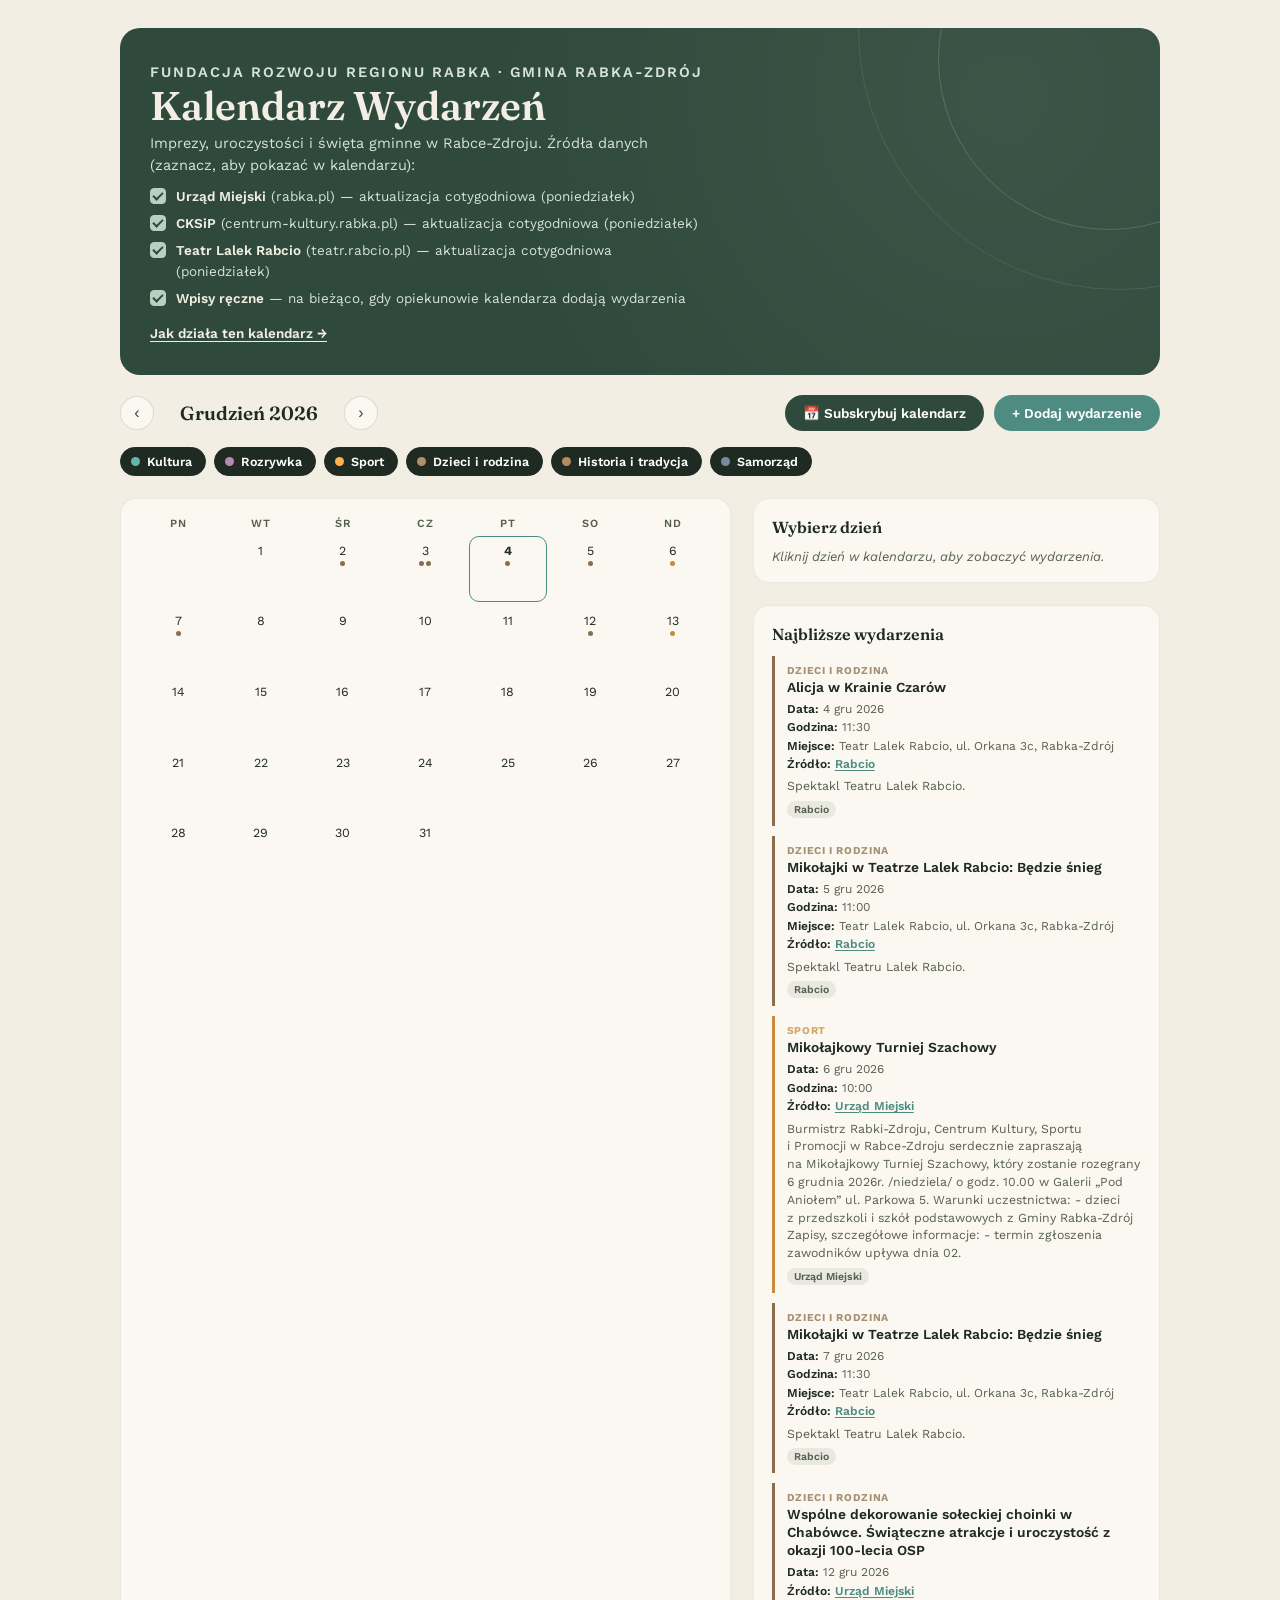
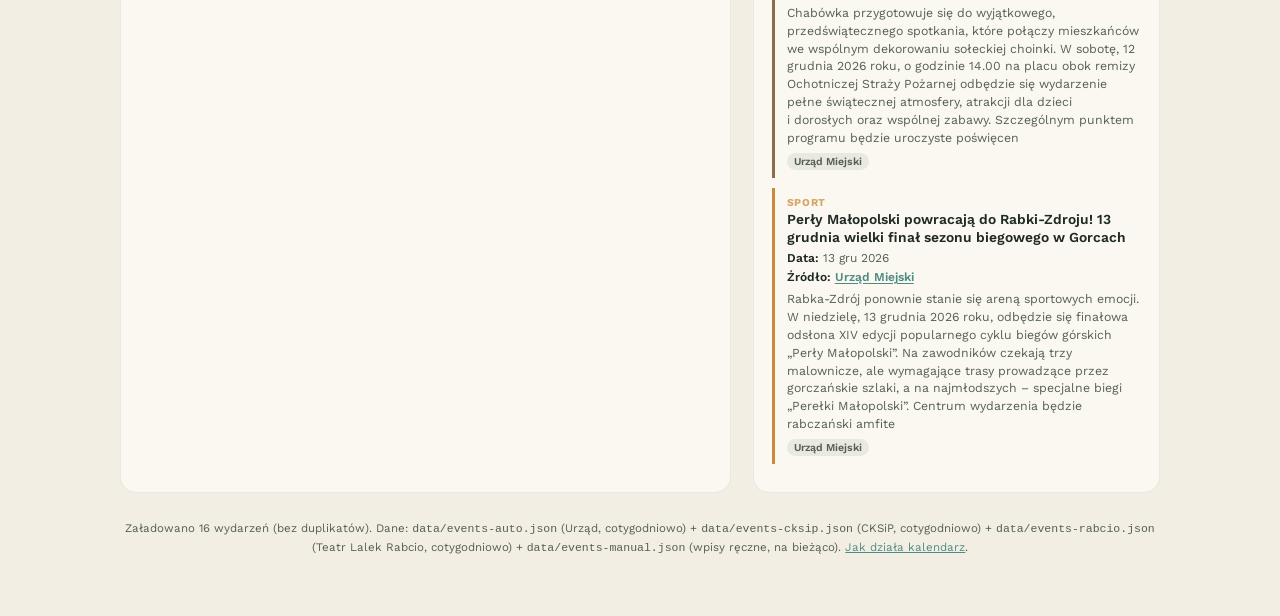
<file: index.html>
<!DOCTYPE html>
<html lang="pl">
<head>
<meta charset="UTF-8">
<meta name="viewport" content="width=device-width, initial-scale=1">
<title>Kalendarz Wydarzeń — Rabka-Zdrój</title>
<meta http-equiv="Cache-Control" content="no-cache, no-store, must-revalidate">
<meta http-equiv="Pragma" content="no-cache">
<meta http-equiv="Expires" content="0">
<link rel="preconnect" href="https://fonts.googleapis.com">
<link href="https://fonts.googleapis.com/css2?family=Fraunces:opsz,wght@9..144,400;9..144,600;9..144,700&family=Work+Sans:wght@400;500;600;700&display=swap" rel="stylesheet">
<link rel="stylesheet" href="style.css">
</head>
<body>
<div class="app">

  <div class="hero">
    <p class="eyebrow">Fundacja Rozwoju Regionu Rabka · Gmina Rabka-Zdrój</p>
    <h1>Kalendarz Wydarzeń</h1>
    <p>Imprezy, uroczystości i święta gminne w Rabce-Zdroju. Źródła danych (zaznacz, aby pokazać w kalendarzu):</p>
    <ul class="sources" id="sourceFilters">
      <li>
        <label>
          <input type="checkbox" name="source" value="Urząd Miejski" checked>
          <span><strong>Urząd Miejski</strong> (rabka.pl) — aktualizacja cotygodniowa (poniedziałek)</span>
        </label>
      </li>
      <li>
        <label>
          <input type="checkbox" name="source" value="CKSiP" checked>
          <span><strong>CKSiP</strong> (centrum-kultury.rabka.pl) — aktualizacja cotygodniowa (poniedziałek)</span>
        </label>
      </li>
      <li>
        <label>
          <input type="checkbox" name="source" value="Rabcio" checked>
          <span><strong>Teatr Lalek Rabcio</strong> (teatr.rabcio.pl) — aktualizacja cotygodniowa (poniedziałek)</span>
        </label>
      </li>
      <li>
        <label>
          <input type="checkbox" name="source" value="Fundacja" checked>
          <span><strong>Wpisy ręczne</strong> — na bieżąco, gdy opiekunowie kalendarza dodają wydarzenia</span>
        </label>
      </li>
    </ul>
    <p class="hero-actions"><a class="hero-link" href="opis.html">Jak działa ten kalendarz →</a></p>
  </div>

  <div class="toolbar">
    <div class="month-nav">
      <button id="prevMonth" aria-label="Poprzedni miesiąc">‹</button>
      <div class="month-label" id="monthLabel"></div>
      <button id="nextMonth" aria-label="Następny miesiąc">›</button>
    </div>
    <div style="display:flex;gap:10px;">
      <a class="add-btn" id="subscribeBtn" style="background:var(--forest);text-decoration:none;" href="events.ics" target="_blank" rel="noopener">📅 Subskrybuj kalendarz</a>
      <button class="add-btn" id="openAdd">+ Dodaj wydarzenie</button>
    </div>
  </div>

  <div class="filters" id="filters"></div>

  <div class="grid-layout">
    <div class="calendar-card">
      <div class="weekdays">
        <span>Pn</span><span>Wt</span><span>Śr</span><span>Cz</span><span>Pt</span><span>So</span><span>Nd</span>
      </div>
      <div class="days" id="days"></div>
    </div>

    <div>
      <div class="agenda-card">
        <h3 id="agendaTitle">Wybierz dzień</h3>
        <div id="agendaList"></div>
      </div>
      <div class="upcoming-card">
        <h3>Najbliższe wydarzenia</h3>
        <div id="upcomingList"></div>
      </div>
    </div>
  </div>

  <div class="footnote">
    <span id="loadedCount"></span>
    Dane: <code>data/events-auto.json</code> (Urząd, cotygodniowo) +
    <code>data/events-cksip.json</code> (CKSiP, cotygodniowo) +
    <code>data/events-rabcio.json</code> (Teatr Lalek Rabcio, cotygodniowo) +
    <code>data/events-manual.json</code> (wpisy ręczne, na bieżąco).
    <a href="opis.html">Jak działa kalendarz</a>.
  </div>
</div>

<div class="overlay" id="overlay">
  <div class="modal">
    <h3>Dodaj wydarzenie</h3>
    <p class="sub">To jest strona statyczna — nie ma tu bazy danych. Wypełnij formularz, a otrzymasz gotowy fragment JSON do wklejenia w pliku <code>data/events-manual.json</code> na GitHubie (jeden klik, prosty edytor tekstowy w przeglądarce).</p>
    <div class="field">
      <label>Nazwa wydarzenia</label>
      <input type="text" id="f-title" placeholder="np. Święto Rabczańskiej Solanki">
    </div>
    <div class="two-col">
      <div class="field">
        <label>Data początku</label>
        <input type="date" id="f-start">
      </div>
      <div class="field">
        <label>Data końca (opcjonalnie)</label>
        <input type="date" id="f-end">
      </div>
    </div>
    <div class="two-col">
      <div class="field">
        <label>Kategoria</label>
        <select id="f-category">
          <option value="kultura">Kultura</option>
          <option value="rozrywka">Rozrywka</option>
          <option value="sport">Sport</option>
          <option value="dzieci">Dzieci i rodzina</option>
          <option value="historia">Historia i tradycja</option>
          <option value="samorzad">Samorząd</option>
        </select>
      </div>
      <div class="field">
        <label>Godzina (opcjonalnie)</label>
        <input type="text" id="f-time" placeholder="np. 18:00">
      </div>
    </div>
    <div class="field">
      <label>Miejsce</label>
      <input type="text" id="f-location" placeholder="np. Amfiteatr, Rabka-Zdrój">
    </div>
    <div class="field">
      <label>Link do źródła (opcjonalnie)</label>
      <input type="url" id="f-url" placeholder="https://…">
    </div>
    <div class="field">
      <label>Opis</label>
      <textarea id="f-desc" placeholder="Krótki opis wydarzenia..."></textarea>
    </div>
    <div class="modal-actions">
      <button class="btn-secondary" id="cancelAdd">Anuluj</button>
      <button class="btn-primary" id="generateSnippet" style="cursor:pointer;">Wygeneruj wpis</button>
    </div>

    <div id="snippetBox" style="display:none;margin-top:16px;">
      <label style="display:block;font-size:12px;font-weight:600;margin-bottom:6px;color:var(--ink-soft);">Skopiuj poniższy fragment do events-manual.json:</label>
      <pre class="snippet" id="snippetCode"></pre>
      <a class="btn-primary" id="editLink" target="_blank" rel="noopener" style="margin-top:10px;">Otwórz events-manual.json na GitHub →</a>
    </div>
  </div>
</div>

<script src="app.v3.js"></script>
</body>
</html>
</file>
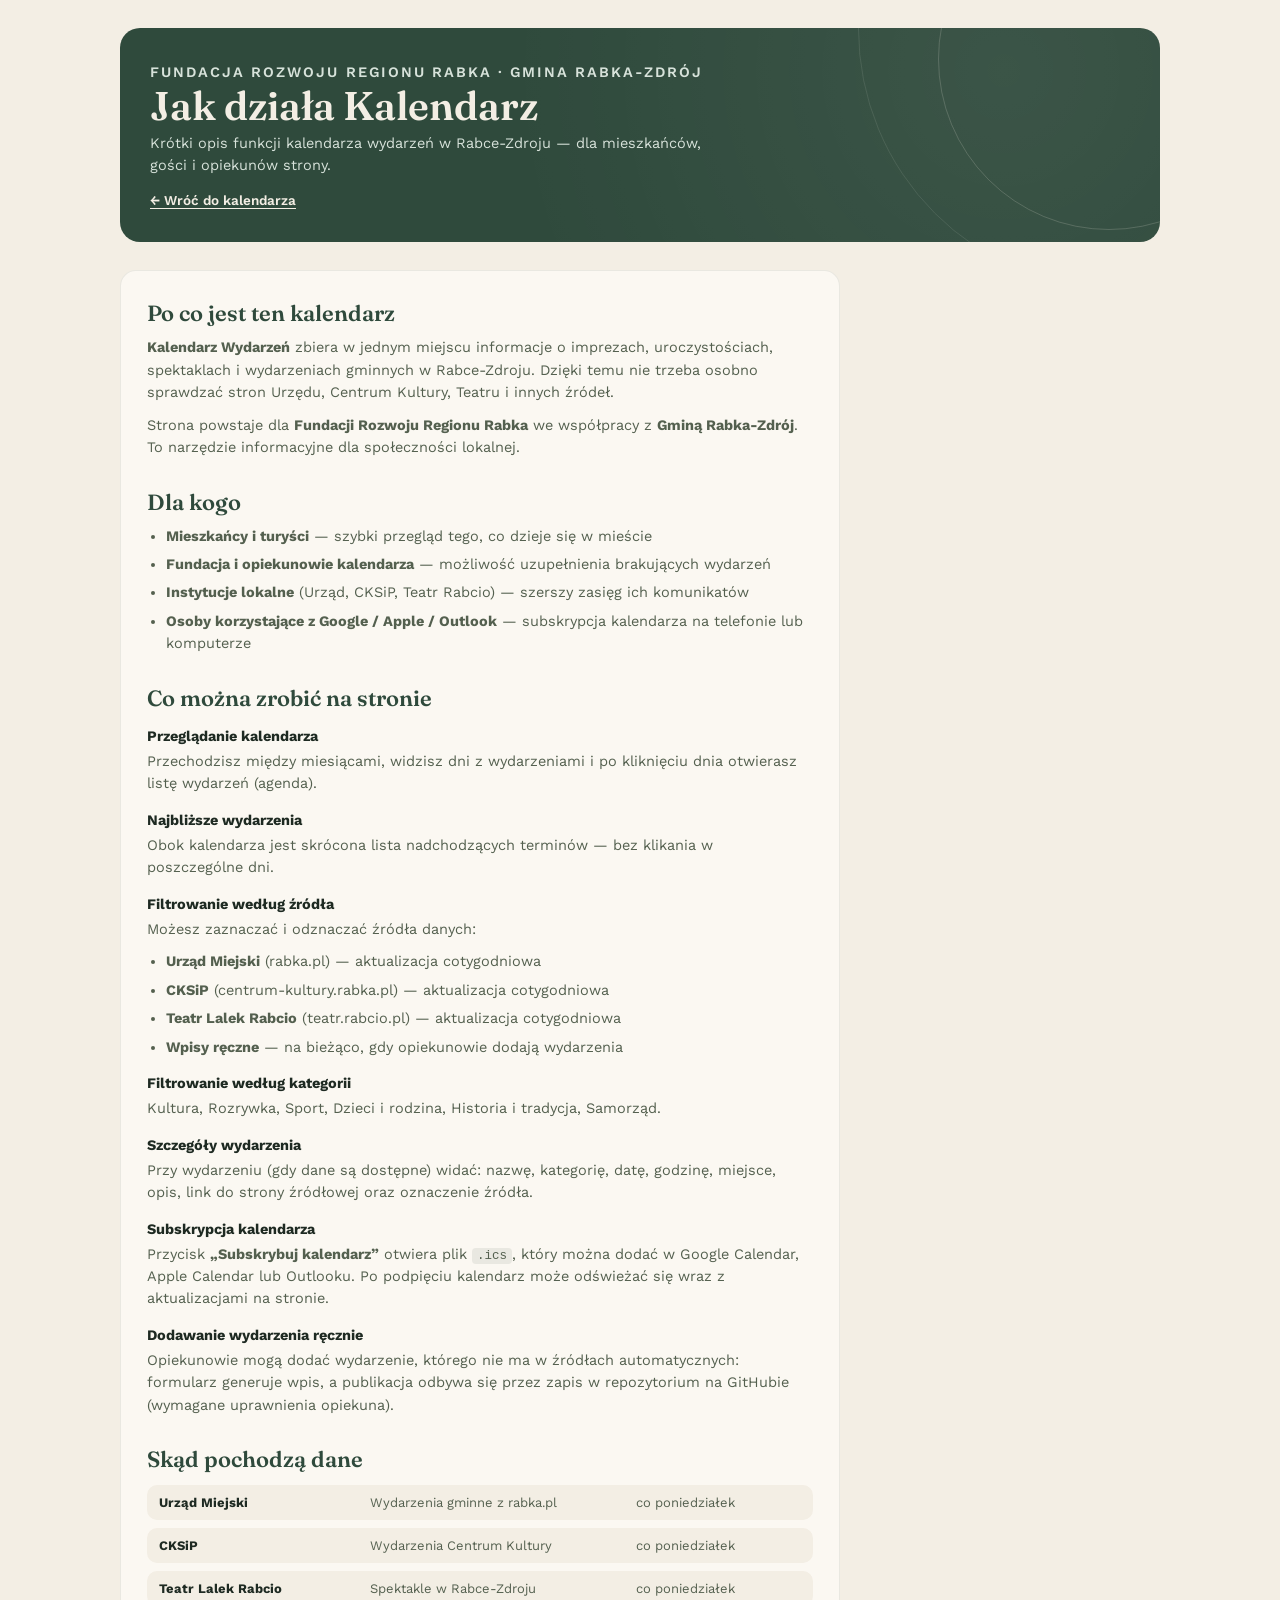
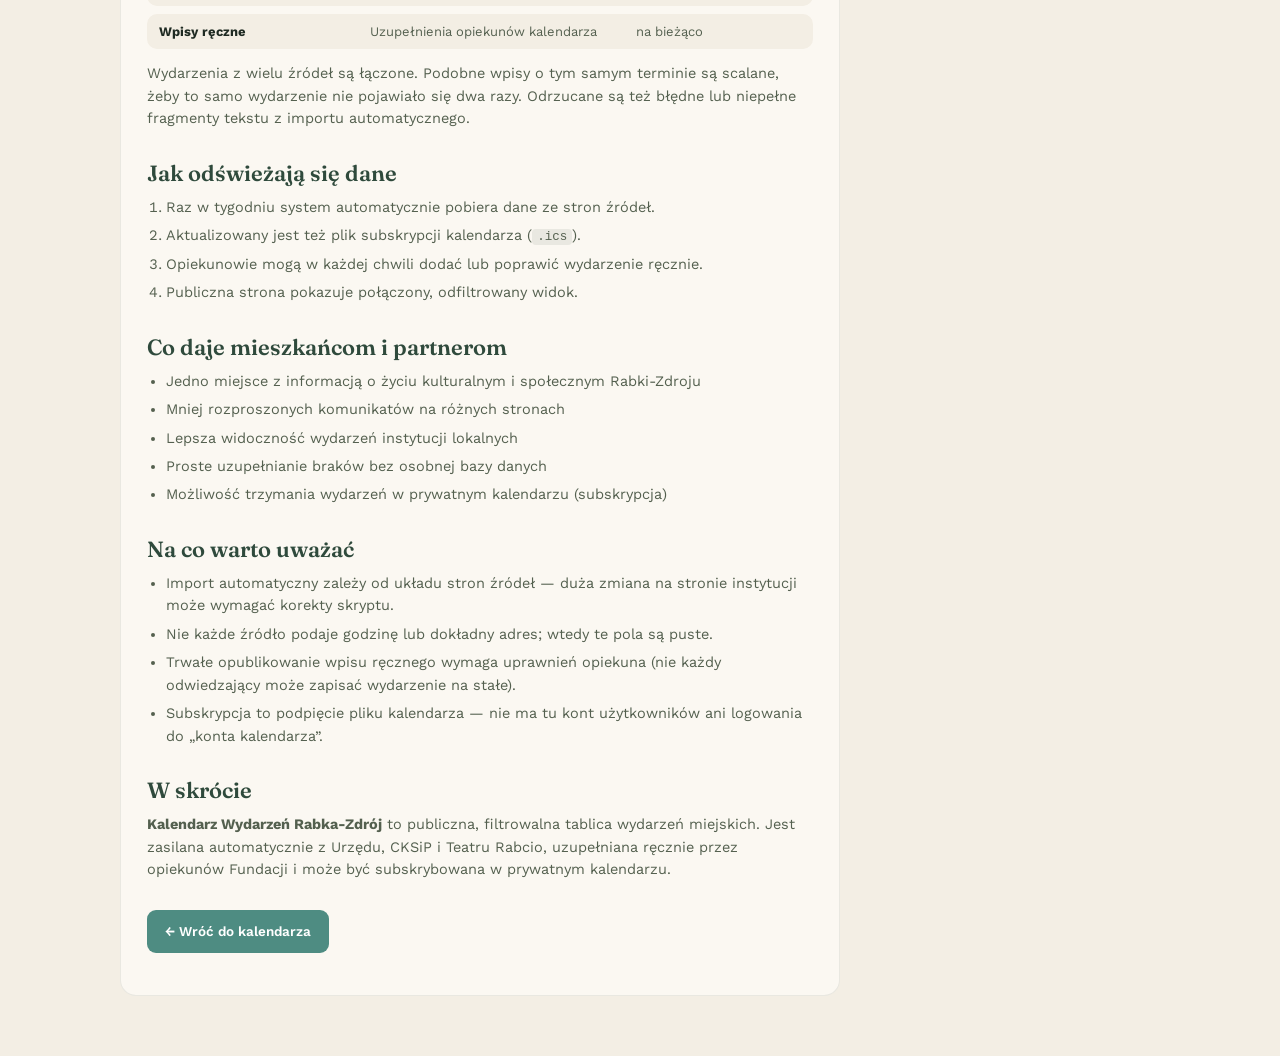
<file: opis.html>
<!DOCTYPE html>
<html lang="pl">
<head>
<meta charset="UTF-8">
<meta name="viewport" content="width=device-width, initial-scale=1">
<title>Jak działa Kalendarz Wydarzeń — Rabka-Zdrój</title>
<meta http-equiv="Cache-Control" content="no-cache, no-store, must-revalidate">
<link rel="preconnect" href="https://fonts.googleapis.com">
<link href="https://fonts.googleapis.com/css2?family=Fraunces:opsz,wght@9..144,400;9..144,600;9..144,700&family=Work+Sans:wght@400;500;600;700&display=swap" rel="stylesheet">
<link rel="stylesheet" href="style.css">
</head>
<body>
<div class="app">

  <div class="hero">
    <p class="eyebrow">Fundacja Rozwoju Regionu Rabka · Gmina Rabka-Zdrój</p>
    <h1>Jak działa Kalendarz</h1>
    <p>Krótki opis funkcji kalendarza wydarzeń w Rabce-Zdroju — dla mieszkańców, gości i opiekunów strony.</p>
    <p class="hero-actions"><a class="hero-link" href="index.html">← Wróć do kalendarza</a></p>
  </div>

  <article class="info-page">

    <section>
      <h2>Po co jest ten kalendarz</h2>
      <p><strong>Kalendarz Wydarzeń</strong> zbiera w jednym miejscu informacje o imprezach, uroczystościach, spektaklach i wydarzeniach gminnych w Rabce-Zdroju. Dzięki temu nie trzeba osobno sprawdzać stron Urzędu, Centrum Kultury, Teatru i innych źródeł.</p>
      <p>Strona powstaje dla <strong>Fundacji Rozwoju Regionu Rabka</strong> we współpracy z <strong>Gminą Rabka-Zdrój</strong>. To narzędzie informacyjne dla społeczności lokalnej.</p>
    </section>

    <section>
      <h2>Dla kogo</h2>
      <ul>
        <li><strong>Mieszkańcy i turyści</strong> — szybki przegląd tego, co dzieje się w mieście</li>
        <li><strong>Fundacja i opiekunowie kalendarza</strong> — możliwość uzupełnienia brakujących wydarzeń</li>
        <li><strong>Instytucje lokalne</strong> (Urząd, CKSiP, Teatr Rabcio) — szerszy zasięg ich komunikatów</li>
        <li><strong>Osoby korzystające z Google / Apple / Outlook</strong> — subskrypcja kalendarza na telefonie lub komputerze</li>
      </ul>
    </section>

    <section>
      <h2>Co można zrobić na stronie</h2>

      <h3>Przeglądanie kalendarza</h3>
      <p>Przechodzisz między miesiącami, widzisz dni z wydarzeniami i po kliknięciu dnia otwierasz listę wydarzeń (agenda).</p>

      <h3>Najbliższe wydarzenia</h3>
      <p>Obok kalendarza jest skrócona lista nadchodzących terminów — bez klikania w poszczególne dni.</p>

      <h3>Filtrowanie według źródła</h3>
      <p>Możesz zaznaczać i odznaczać źródła danych:</p>
      <ul>
        <li><strong>Urząd Miejski</strong> (rabka.pl) — aktualizacja cotygodniowa</li>
        <li><strong>CKSiP</strong> (centrum-kultury.rabka.pl) — aktualizacja cotygodniowa</li>
        <li><strong>Teatr Lalek Rabcio</strong> (teatr.rabcio.pl) — aktualizacja cotygodniowa</li>
        <li><strong>Wpisy ręczne</strong> — na bieżąco, gdy opiekunowie dodają wydarzenia</li>
      </ul>

      <h3>Filtrowanie według kategorii</h3>
      <p>Kultura, Rozrywka, Sport, Dzieci i rodzina, Historia i tradycja, Samorząd.</p>

      <h3>Szczegóły wydarzenia</h3>
      <p>Przy wydarzeniu (gdy dane są dostępne) widać: nazwę, kategorię, datę, godzinę, miejsce, opis, link do strony źródłowej oraz oznaczenie źródła.</p>

      <h3>Subskrypcja kalendarza</h3>
      <p>Przycisk <strong>„Subskrybuj kalendarz”</strong> otwiera plik <code>.ics</code>, który można dodać w Google Calendar, Apple Calendar lub Outlooku. Po podpięciu kalendarz może odświeżać się wraz z aktualizacjami na stronie.</p>

      <h3>Dodawanie wydarzenia ręcznie</h3>
      <p>Opiekunowie mogą dodać wydarzenie, którego nie ma w źródłach automatycznych: formularz generuje wpis, a publikacja odbywa się przez zapis w repozytorium na GitHubie (wymagane uprawnienia opiekuna).</p>
    </section>

    <section>
      <h2>Skąd pochodzą dane</h2>
      <div class="info-table">
        <div class="info-row"><span>Urząd Miejski</span><span>Wydarzenia gminne z rabka.pl</span><span>co poniedziałek</span></div>
        <div class="info-row"><span>CKSiP</span><span>Wydarzenia Centrum Kultury</span><span>co poniedziałek</span></div>
        <div class="info-row"><span>Teatr Lalek Rabcio</span><span>Spektakle w Rabce-Zdroju</span><span>co poniedziałek</span></div>
        <div class="info-row"><span>Wpisy ręczne</span><span>Uzupełnienia opiekunów kalendarza</span><span>na bieżąco</span></div>
      </div>
      <p>Wydarzenia z wielu źródeł są łączone. Podobne wpisy o tym samym terminie są scalane, żeby to samo wydarzenie nie pojawiało się dwa razy. Odrzucane są też błędne lub niepełne fragmenty tekstu z importu automatycznego.</p>
    </section>

    <section>
      <h2>Jak odświeżają się dane</h2>
      <ol>
        <li>Raz w tygodniu system automatycznie pobiera dane ze stron źródeł.</li>
        <li>Aktualizowany jest też plik subskrypcji kalendarza (<code>.ics</code>).</li>
        <li>Opiekunowie mogą w każdej chwili dodać lub poprawić wydarzenie ręcznie.</li>
        <li>Publiczna strona pokazuje połączony, odfiltrowany widok.</li>
      </ol>
    </section>

    <section>
      <h2>Co daje mieszkańcom i partnerom</h2>
      <ul>
        <li>Jedno miejsce z informacją o życiu kulturalnym i społecznym Rabki-Zdroju</li>
        <li>Mniej rozproszonych komunikatów na różnych stronach</li>
        <li>Lepsza widoczność wydarzeń instytucji lokalnych</li>
        <li>Proste uzupełnianie braków bez osobnej bazy danych</li>
        <li>Możliwość trzymania wydarzeń w prywatnym kalendarzu (subskrypcja)</li>
      </ul>
    </section>

    <section>
      <h2>Na co warto uważać</h2>
      <ul>
        <li>Import automatyczny zależy od układu stron źródeł — duża zmiana na stronie instytucji może wymagać korekty skryptu.</li>
        <li>Nie każde źródło podaje godzinę lub dokładny adres; wtedy te pola są puste.</li>
        <li>Trwałe opublikowanie wpisu ręcznego wymaga uprawnień opiekuna (nie każdy odwiedzający może zapisać wydarzenie na stałe).</li>
        <li>Subskrypcja to podpięcie pliku kalendarza — nie ma tu kont użytkowników ani logowania do „konta kalendarza”.</li>
      </ul>
    </section>

    <section>
      <h2>W skrócie</h2>
      <p><strong>Kalendarz Wydarzeń Rabka-Zdrój</strong> to publiczna, filtrowalna tablica wydarzeń miejskich. Jest zasilana automatycznie z Urzędu, CKSiP i Teatru Rabcio, uzupełniana ręcznie przez opiekunów Fundacji i może być subskrybowana w prywatnym kalendarzu.</p>
    </section>

    <p class="info-back"><a class="btn-primary" href="index.html">← Wróć do kalendarza</a></p>
  </article>

</div>
</body>
</html>
</file>
<file: style.css>
:root{
  --bg:#F3EEE4;
  --paper:#FBF8F2;
  --ink:#1E2A22;
  --ink-soft:#54604F;
  --forest:#2F4A3C;
  --teal:#4E8C82;      /* Kultura */
  --amber:#C98A3B;     /* Sport */
  --plum:#8C6A87;      /* Dzieci i rodzina */
  --wood:#8A6E4B;       /* Historia i tradycja */
  --slate:#5B6B78;      /* Samorząd */
  --line: rgba(30,42,34,0.14);
  --line-soft: rgba(30,42,34,0.08);
}
*{box-sizing:border-box;}
body{
  margin:0;
  background:var(--bg);
  color:var(--ink);
  font-family:'Work Sans', sans-serif;
  -webkit-font-smoothing:antialiased;
}
.app{max-width:1080px;margin:0 auto;padding:28px 20px 60px;}

.hero{
  position:relative;
  background:radial-gradient(circle at 85% 20%, rgba(255,255,255,0.06), transparent 55%), var(--forest);
  border-radius:20px;
  padding:34px 30px 30px;
  color:#F3EEE4;
  overflow:hidden;
  isolation:isolate;
}
.hero::before, .hero::after{
  content:"";
  position:absolute;
  border:1.5px solid rgba(243,238,228,0.18);
  border-radius:50%;
  z-index:-1;
}
.hero::before{width:340px;height:340px;right:-120px;top:-140px;}
.hero::after{width:520px;height:520px;right:-220px;top:-260px;border-color:rgba(243,238,228,0.1);}
.eyebrow{font-size:12.5px;letter-spacing:.14em;text-transform:uppercase;color:#B9CFC2;font-weight:600;margin:0 0 8px;}
.hero h1{font-family:'Fraunces', serif;font-weight:600;font-size:clamp(28px, 4vw, 40px);margin:0 0 6px;line-height:1.08;}
.hero p{margin:0;color:#D7E2DA;font-size:14.5px;max-width:560px;line-height:1.5;}
.hero-actions{margin-top:14px !important;}
.hero-link{
  color:#F3EEE4;
  font-weight:600;
  font-size:13.5px;
  text-decoration:underline;
  text-underline-offset:3px;
}
.hero-link:hover{color:#fff;}
.sources{
  list-style:none;
  margin:10px 0 0;
  padding:0;
  color:#D7E2DA;
  font-size:13.5px;
  max-width:560px;
  line-height:1.55;
}
.sources li{margin:0 0 6px;}
.sources li:last-child{margin-bottom:0;}
.sources label{
  display:flex;
  align-items:flex-start;
  gap:10px;
  cursor:pointer;
}
.sources input[type="checkbox"]{
  appearance:none;
  -webkit-appearance:none;
  width:16px;
  height:16px;
  margin:2px 0 0;
  flex-shrink:0;
  border:1.5px solid rgba(243,238,228,0.55);
  border-radius:4px;
  background:transparent;
  cursor:pointer;
  position:relative;
}
.sources input[type="checkbox"]:checked{
  background:#B9CFC2;
  border-color:#B9CFC2;
}
.sources input[type="checkbox"]:checked::after{
  content:"";
  position:absolute;
  left:4px;
  top:1px;
  width:4px;
  height:8px;
  border:solid var(--forest);
  border-width:0 2px 2px 0;
  transform:rotate(45deg);
}
.sources strong{color:#F3EEE4;font-weight:600;}
.sources input[type="checkbox"]:not(:checked) + span{opacity:0.55;}

.toolbar{display:flex;flex-wrap:wrap;gap:14px;align-items:center;justify-content:space-between;margin-top:20px;}
.month-nav{display:flex;align-items:center;gap:10px;}
.month-nav button{width:34px;height:34px;border-radius:50%;border:1px solid var(--line);background:var(--paper);color:var(--forest);font-size:16px;cursor:pointer;display:flex;align-items:center;justify-content:center;transition:.15s;}
.month-nav button:hover{background:var(--forest);color:#fff;}
.month-label{font-family:'Fraunces', serif;font-weight:600;font-size:19px;min-width:170px;text-align:center;}
.add-btn{background:var(--teal);color:#fff;border:none;border-radius:999px;padding:10px 18px;font-family:'Work Sans';font-weight:600;font-size:13.5px;cursor:pointer;display:flex;align-items:center;gap:7px;transition:.15s;}
.add-btn:hover{background:#3E7167;}

.filters{display:flex;flex-wrap:wrap;gap:8px;margin-top:16px;}
.chip{border:1px solid var(--line);background:var(--paper);border-radius:999px;padding:6px 13px 6px 10px;font-size:12.5px;font-weight:600;cursor:pointer;display:flex;align-items:center;gap:7px;color:var(--ink-soft);transition:.15s;}
.chip .dot{width:9px;height:9px;border-radius:50%;}
.chip.active{background:var(--ink);color:#fff;border-color:var(--ink);}
.chip.active .dot{filter:brightness(1.3);}

.grid-layout{display:grid;grid-template-columns:1.5fr 1fr;gap:22px;margin-top:22px;}
@media (max-width:760px){.grid-layout{grid-template-columns:1fr;}}

.calendar-card, .agenda-card, .upcoming-card{background:var(--paper);border:1px solid var(--line-soft);border-radius:16px;padding:18px;}
.weekdays{display:grid;grid-template-columns:repeat(7,1fr);gap:4px;margin-bottom:6px;}
.weekdays span{font-size:11px;text-transform:uppercase;letter-spacing:.06em;color:var(--ink-soft);text-align:center;font-weight:600;}
.days{display:grid;grid-template-columns:repeat(7,1fr);gap:4px;}
.day{aspect-ratio:1/0.85;border-radius:10px;padding:6px 4px;font-size:12.5px;cursor:pointer;border:1px solid transparent;position:relative;transition:.12s;display:flex;flex-direction:column;align-items:center;}
.day:hover{background:var(--line-soft);}
.day.muted{color:#B8BDB2;cursor:default;}
.day.muted:hover{background:none;}
.day.today{border-color:var(--teal);font-weight:700;}
.day.selected{background:var(--forest);color:#fff;}
.day .dots{display:flex;gap:2px;margin-top:3px;flex-wrap:wrap;justify-content:center;max-width:30px;}
.day .dots span{width:5px;height:5px;border-radius:50%;}

.agenda-card h3, .upcoming-card h3{font-family:'Fraunces', serif;font-size:16px;margin:0 0 12px;font-weight:600;}
.event-item{border-left:3px solid var(--teal);padding:8px 0 8px 12px;margin-bottom:10px;}
.event-item .cat{font-size:10.5px;text-transform:uppercase;letter-spacing:.06em;font-weight:700;opacity:.75;}
.event-item .title{font-weight:600;font-size:13.8px;margin:2px 0 3px;line-height:1.3;}
.event-item .meta{font-size:12px;color:var(--ink-soft);}
.event-item .details{margin-top:4px;font-size:12px;color:var(--ink-soft);line-height:1.45;}
.event-item .detail{margin-top:1px;}
.event-item .detail-label{font-weight:600;color:var(--ink);}
.event-item .src-link{color:var(--teal);font-weight:600;text-decoration:underline;text-underline-offset:2px;}
.event-item .src-link:hover{color:var(--forest);}
.event-item .desc{font-size:12.3px;color:var(--ink-soft);margin-top:5px;line-height:1.45;}
.src-tag{display:inline-block;margin-top:5px;font-size:10.5px;padding:2px 7px;border-radius:999px;background:var(--line-soft);color:var(--ink-soft);font-weight:600;}
.empty{color:var(--ink-soft);font-size:13px;font-style:italic;}

.upcoming-card{margin-top:22px;}

.overlay{position:fixed;inset:0;background:rgba(30,42,34,0.45);display:none;align-items:center;justify-content:center;z-index:50;padding:20px;}
.overlay.open{display:flex;}
.modal{background:var(--paper);border-radius:16px;padding:26px;max-width:460px;width:100%;max-height:88vh;overflow-y:auto;}
.modal h3{font-family:'Fraunces',serif;margin:0 0 4px;font-size:19px;}
.modal .sub{font-size:12.5px;color:var(--ink-soft);margin:0 0 18px;line-height:1.5;}
.field{margin-bottom:13px;}
.field label{display:block;font-size:12px;font-weight:600;margin-bottom:5px;color:var(--ink-soft);}
.field input, .field select, .field textarea{width:100%;border:1px solid var(--line);border-radius:9px;padding:9px 10px;font-family:'Work Sans';font-size:13.5px;background:#fff;color:var(--ink);}
.field textarea{resize:vertical;min-height:60px;}
.two-col{display:grid;grid-template-columns:1fr 1fr;gap:10px;}
.modal-actions{display:flex;gap:10px;margin-top:6px;}
.btn-primary{flex:1;background:var(--teal);color:#fff;border:none;border-radius:9px;padding:11px;font-weight:600;font-size:13.5px;cursor:pointer;text-align:center;text-decoration:none;display:block;}
.btn-secondary{background:none;border:1px solid var(--line);border-radius:9px;padding:11px 16px;font-weight:600;font-size:13.5px;cursor:pointer;color:var(--ink-soft);}
pre.snippet{background:var(--ink);color:#E8EEE9;border-radius:9px;padding:12px;font-size:11.5px;overflow-x:auto;white-space:pre-wrap;}

.footnote{margin-top:26px;font-size:11.5px;color:var(--ink-soft);line-height:1.6;text-align:center;}
.footnote a{color:var(--teal);}

.info-page{
  margin-top:28px;
  background:var(--paper);
  border:1px solid var(--line-soft);
  border-radius:16px;
  padding:28px 26px 32px;
  max-width:720px;
}
.info-page section{margin-bottom:28px;}
.info-page h2{
  font-family:'Fraunces', serif;
  font-size:22px;
  font-weight:600;
  margin:0 0 10px;
  color:var(--forest);
}
.info-page h3{
  font-size:14.5px;
  font-weight:700;
  margin:16px 0 6px;
  color:var(--ink);
}
.info-page p, .info-page li{
  font-size:14.5px;
  line-height:1.55;
  color:var(--ink-soft);
  margin:0 0 10px;
}
.info-page ul, .info-page ol{padding-left:1.2em;margin:0 0 10px;}
.info-page li{margin-bottom:6px;}
.info-page code{
  font-size:12.5px;
  background:var(--line-soft);
  padding:1px 5px;
  border-radius:4px;
}
.info-table{display:flex;flex-direction:column;gap:8px;margin:12px 0 14px;}
.info-row{
  display:grid;
  grid-template-columns:1.1fr 1.4fr 0.9fr;
  gap:10px;
  padding:10px 12px;
  background:var(--bg);
  border-radius:10px;
  font-size:13px;
  color:var(--ink-soft);
}
.info-row span:first-child{font-weight:700;color:var(--ink);}
@media (max-width:640px){
  .info-row{grid-template-columns:1fr;gap:2px;}
}
.info-back{margin-top:8px;}
.info-back .btn-primary{display:inline-block;width:auto;padding:11px 18px;}
</file>
